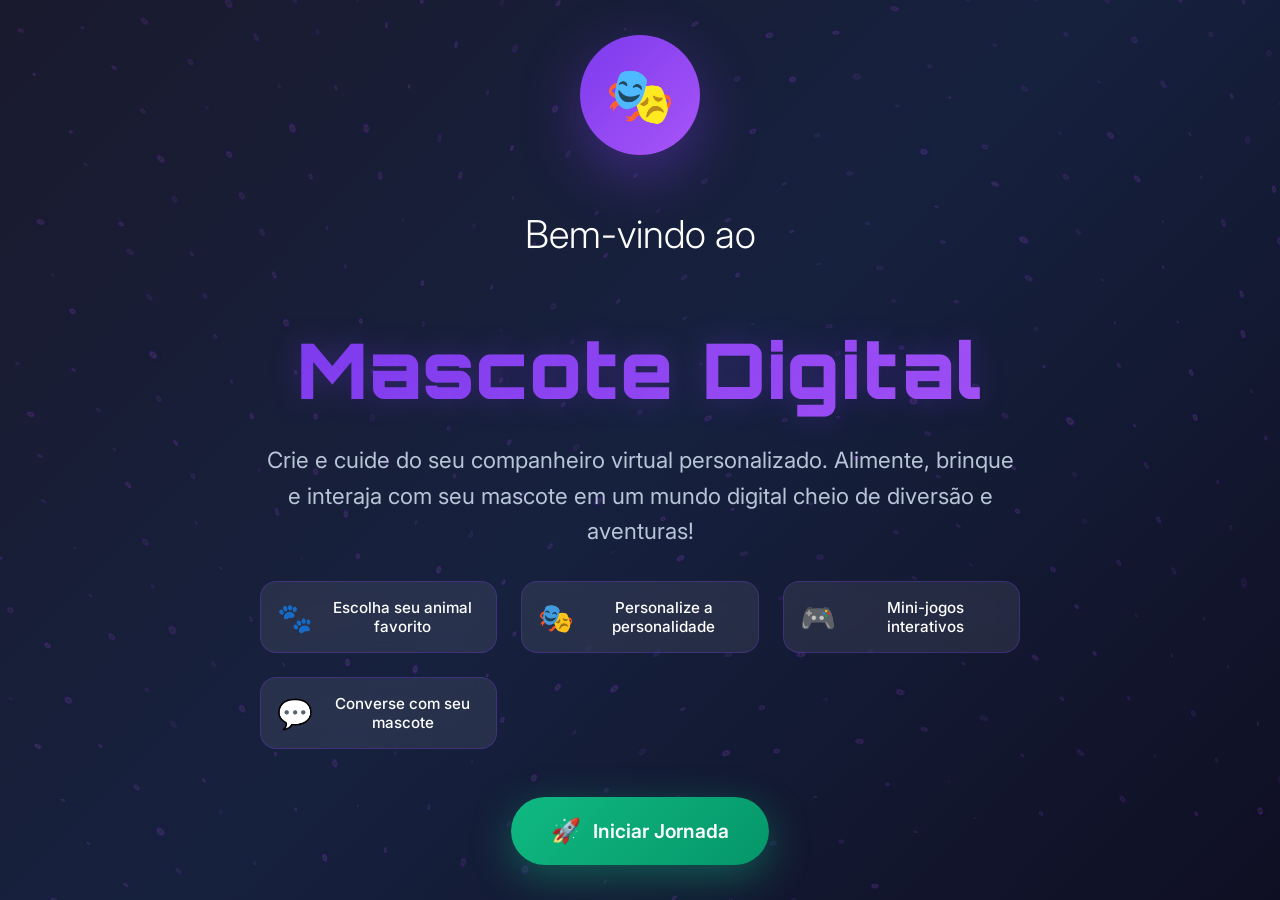
<file: index.html>
<!DOCTYPE html>
<html lang="pt-BR">
<head>
    <meta charset="UTF-8">
    <meta name="viewport" content="width=device-width, initial-scale=1.0">
    <link rel="stylesheet" href="index/index.css">
    <link href="https://fonts.googleapis.com/css2?family=Orbitron:wght@400;700;900&family=Inter:wght@300;400;500;600;700&display=swap" rel="stylesheet">
    <title>Mascote Digital</title>
</head>
<body>
    <canvas id="particles"></canvas>

    <!-- Hero Section -->
    <div id="heroSection">
        <div class="hero-content">
            <div class="logo-container">
                <span class="logo-icon">🎭</span>
            </div>
            <h1 id="mainTitle">Bem-vindo ao</h1>
            <h2 id="subtitle">Mascote Digital</h2>
            <p id="heroDescription">
                Crie e cuide do seu companheiro virtual personalizado. Alimente, brinque e interaja com seu mascote em um mundo digital cheio de diversão e aventuras!
            </p>
            <div class="features">
                <div class="feature">
                    <span class="feature-icon">🐾</span>
                    <span class="feature-text">Escolha seu animal favorito</span>
                </div>
                <div class="feature">
                    <span class="feature-icon">🎭</span>
                    <span class="feature-text">Personalize a personalidade</span>
                </div>
                <div class="feature">
                    <span class="feature-icon">🎮</span>
                    <span class="feature-text">Mini-jogos interativos</span>
                </div>
                <div class="feature">
                    <span class="feature-icon">💬</span>
                    <span class="feature-text">Converse com seu mascote</span>
                </div>
            </div>
            <button id="startButton" class="start-button">
                <span class="button-icon">🚀</span>
                <span class="button-text">Iniciar Jornada</span>
            </button>
        </div>
    </div>

    <script src="index/index.js"></script>
</body>
</html>
</file>
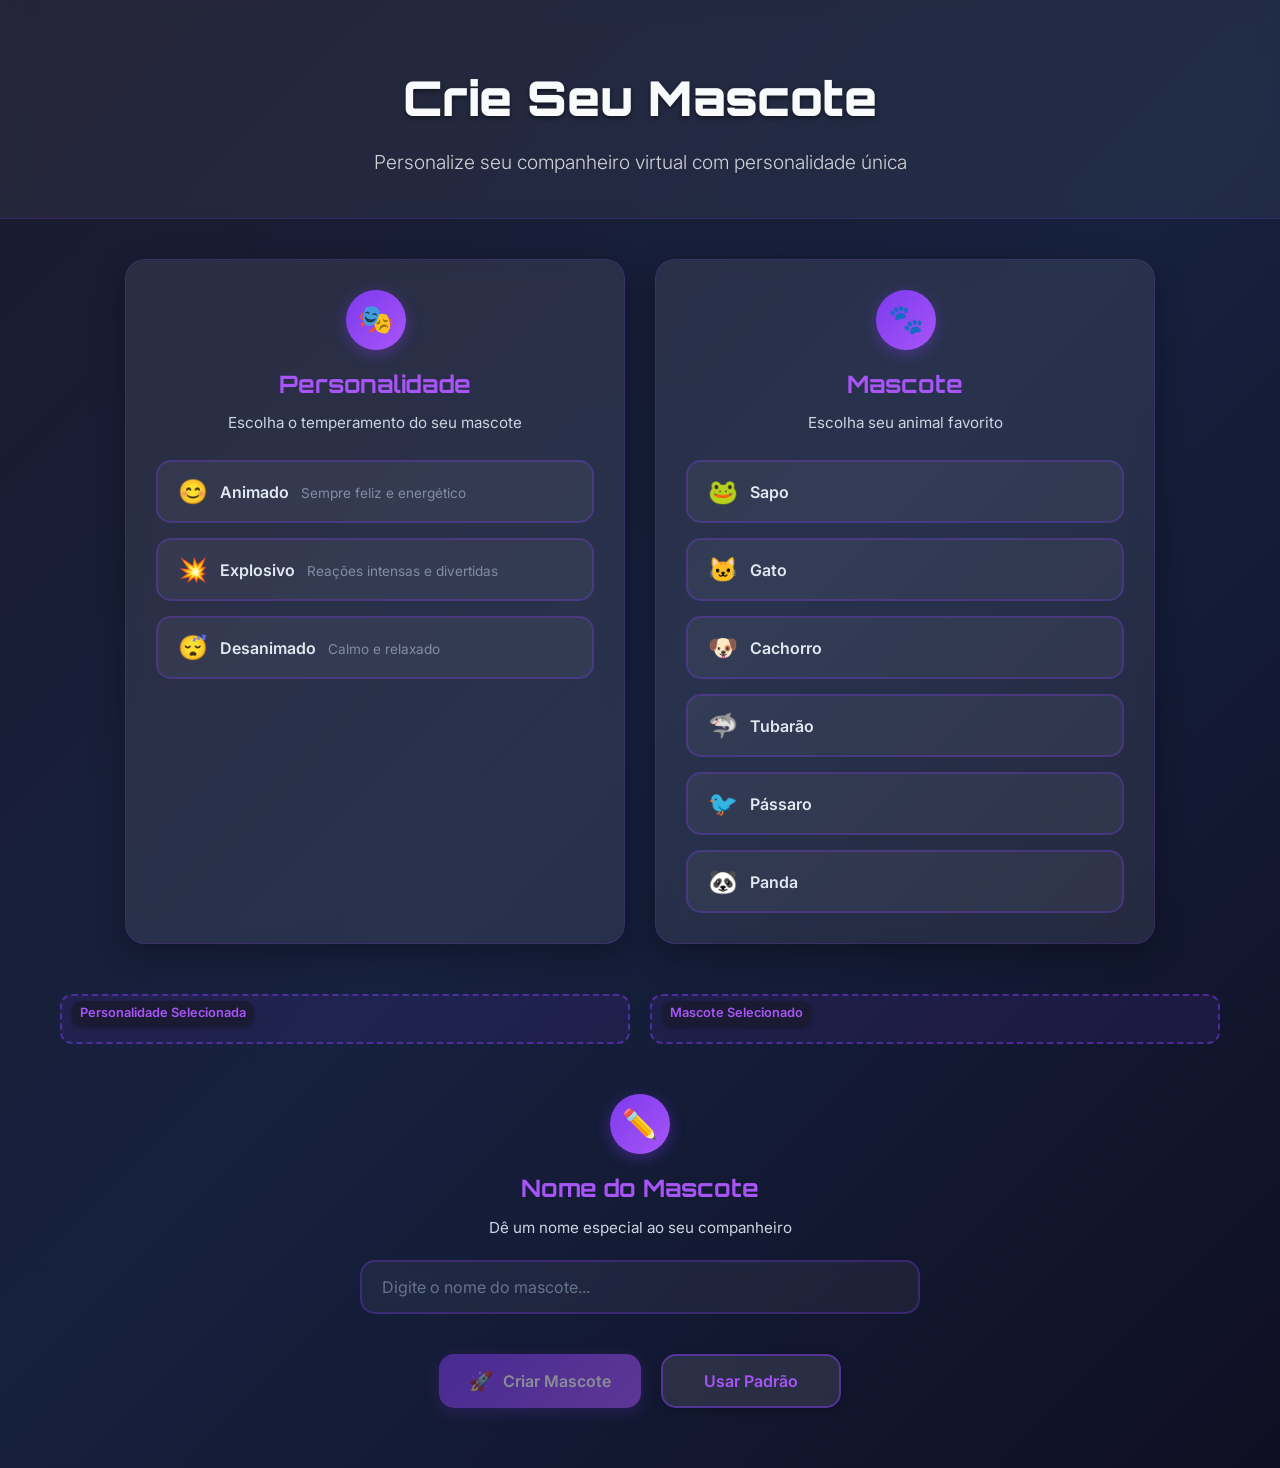
<file: home.html>
<!DOCTYPE html>
<html lang="pt-BR">
<head>
    <meta charset="UTF-8">
    <meta name="viewport" content="width=device-width, initial-scale=1.0">
    <link rel="stylesheet" href="home/home.css">
    <link href="https://fonts.googleapis.com/css2?family=Orbitron:wght@400;700;900&family=Inter:wght@300;400;500;600;700&display=swap" rel="stylesheet">
    <title>Configuração do Mascote</title>
</head>
<body>
    <div id="heroSection">
        <h1 id="mainTitle">Crie Seu Mascote</h1>
        <p id="subtitle">Personalize seu companheiro virtual com personalidade única</p>
    </div>

    <div id="configOptionsRow">
        <div class="configContainer" id="personalidadeContainer">
            <div class="containerHeader">
                <div class="iconWrapper">
                    <span class="sectionIcon">🎭</span>
                </div>
                <h2>Personalidade</h2>
                <p class="containerDescription">Escolha o temperamento do seu mascote</p>
            </div>
            <div id="personalidadeOptions">
                <button data-personalidade="Animado" class="optionButton">
                    <span class="emoji">😊</span>
                    <span class="optionText">Animado</span>
                    <span class="optionDesc">Sempre feliz e energético</span>
                </button>
                <button data-personalidade="Explosivo" class="optionButton">
                    <span class="emoji">💥</span>
                    <span class="optionText">Explosivo</span>
                    <span class="optionDesc">Reações intensas e divertidas</span>
                </button>
                <button data-personalidade="Desanimado" class="optionButton">
                    <span class="emoji">😴</span>
                    <span class="optionText">Desanimado</span>
                    <span class="optionDesc">Calmo e relaxado</span>
                </button>
            </div>
        </div>

        <div class="configContainer" id="animalContainer">
            <div class="containerHeader">
                <div class="iconWrapper" id="mascoteemoji">
                    <span class="sectionIcon">🐾</span>
                </div>
                <h2>Mascote</h2>
                <p class="containerDescription">Escolha seu animal favorito</p>
            </div>
            <div id="animalOptions">
                <button data-animal="Sapo" class="optionButton">
                    <span class="emoji">🐸</span>
                    <span class="optionText">Sapo</span>
                </button>
                <button data-animal="Gato" class="optionButton">
                    <span class="emoji">🐱</span>
                    <span class="optionText">Gato</span>
                </button>
                <button data-animal="Cachorro" class="optionButton">
                    <span class="emoji">🐶</span>
                    <span class="optionText">Cachorro</span>
                </button>
                <button data-animal="Tubarao" class="optionButton">
                    <span class="emoji">🦈</span>
                    <span class="optionText">Tubarão</span>
                </button>
                <button data-animal="Passaro" class="optionButton">
                    <span class="emoji">🐦</span>
                    <span class="optionText">Pássaro</span>
                </button>
                <button data-animal="Panda" class="optionButton">
                    <span class="emoji">🐼</span>
                    <span class="optionText">Panda</span>
                </button>
            </div>
        </div>
    </div>

    <div id="selectedButtonsArea">
        <div id="selectedPersonalidade" class="selectionSlot">
            <div class="slotLabel">Personalidade Selecionada</div>
        </div>
        <div id="selectedAnimal" class="selectionSlot">
            <div class="slotLabel">Mascote Selecionado</div>
        </div>
    </div>

    <div id="nameSection">
        <div class="containerHeader">
            <div class="nomeemoji">
                <span class="sectionIcon">✏️</span>
            </div>
            <h2>Nome do Mascote</h2>
            <p class="containerDescription">Dê um nome especial ao seu companheiro</p>
        </div>
        <input type="text" id="mascoteNome" placeholder="Digite o nome do mascote..." maxlength="20" />
    </div>

    <div id="actionSection">
        <button id="confirmConfig" class="primaryButton">
            <span class="buttonIcon">🚀</span>
            <span class="buttonText">Criar Mascote</span>
        </button>
        <button id="skipConfig" class="secondaryButton">
            <span class="buttonText">Usar Padrão</span>
        </button>
    </div>

    <script src="home/home.js"></script>
</body>
</html>
</file>
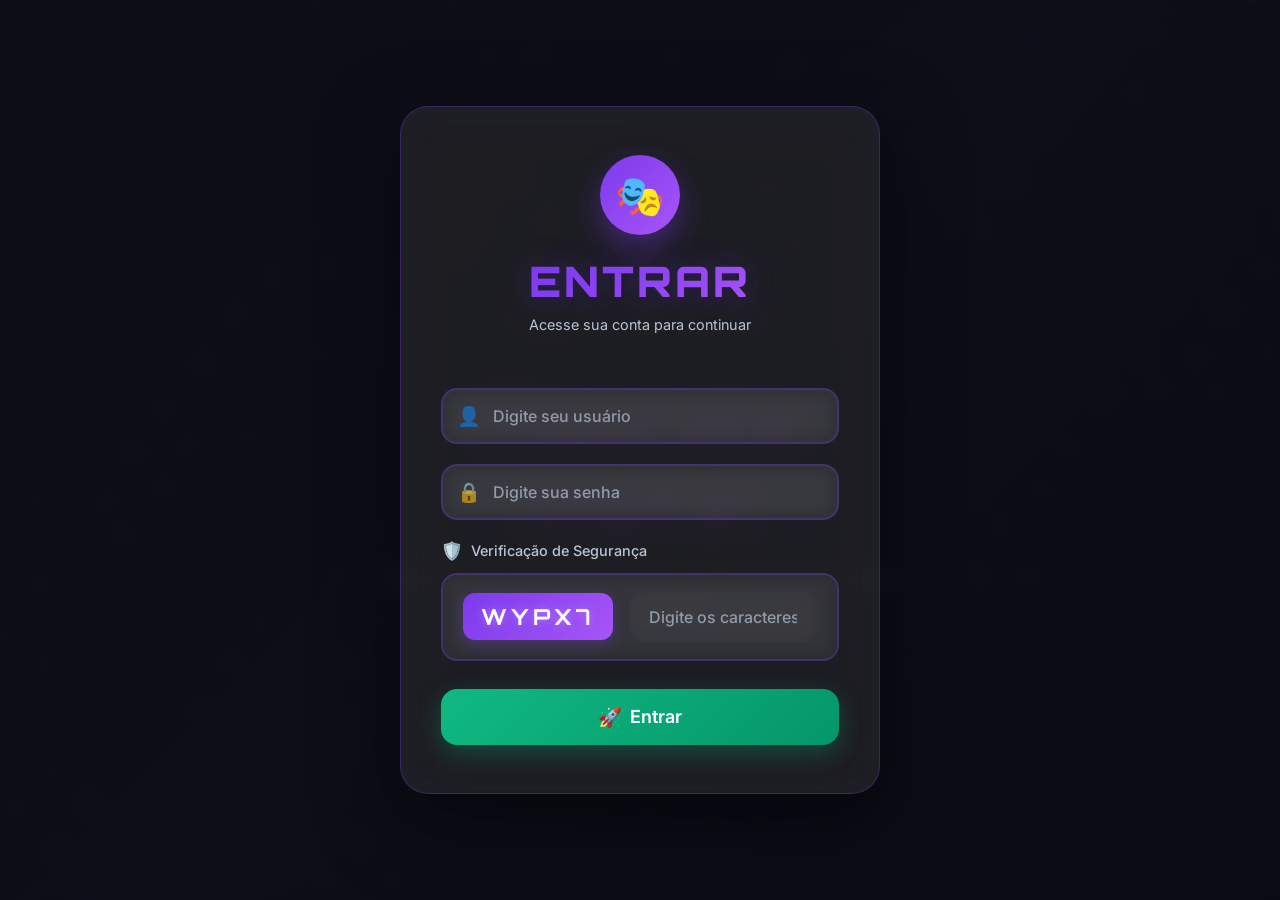
<file: login.html>
<!DOCTYPE html>
<html lang="pt-BR">
<head>
    <meta charset="UTF-8">
    <meta name="viewport" content="width=device-width, initial-scale=1.0">
    <link rel="stylesheet" href="login/login.css">
    <link href="https://fonts.googleapis.com/css2?family=Inter:wght@300;400;500;600;700&family=Orbitron:wght@400;700;900&display=swap" rel="stylesheet">
    <title>Login - Mascote Digital</title>
</head>
<body>
  <canvas id="particles"></canvas>

  <!-- Hero Section -->
  <div id="heroSection">
    <div class="hero-content">
      <h1 id="mainTitle">Bem-vindo ao</h1>
      <h2 id="subtitle">Mascote Digital</h2>
      <p id="heroDescription">Entre em sua conta para acessar seu companheiro virtual personalizado</p>
    </div>
  </div>

  <div id="loginScreen">
    <div class="login-container">
      <div class="login-header">
        <div class="logo-container">
          <span class="logo-icon">🎭</span>
        </div>
        <h1>Entrar</h1>
        <p class="login-subtitle">Acesse sua conta para continuar</p>
      </div>

      <form class="login-form">
        <div class="input-group">
          <div class="input-icon">
            <span class="icon">👤</span>
          </div>
          <input type="text" id="username" placeholder="Digite seu usuário" required />
        </div>

        <div class="input-group">
          <div class="input-icon">
            <span class="icon">🔒</span>
          </div>
          <input type="password" id="password" placeholder="Digite sua senha" required />
        </div>

        <div class="captcha-section">
          <div class="captcha-header">
            <span class="captcha-icon">🛡️</span>
            <span class="captcha-label">Verificação de Segurança</span>
          </div>
          <div class="captcha">
            <span id="captchaText"></span>
            <input type="text" id="captchaInput" placeholder="Digite os caracteres" required />
          </div>
        </div>

        <div class="form-actions">
          <button type="submit" id="loginButton">
            <span class="button-icon">🚀</span>
            <span class="button-text">Entrar</span>
          </button>
        </div>
      </form>
    </div>
  </div>

  <!-- Notification container -->
  <div id="notificationContainer"></div>

  <script src="login/login.js"></script>
</body>
</html>
</file>
<file: index/index.css>
:root{
  --bg: linear-gradient(135deg, #1a1a2e 0%, #16213e 50%, #0f0f23 100%);
  --accent: #7c3aed;
  --accent-contrast: #0b0b0f;
  --muted: #9ca3af;
  --surface: rgba(255, 255, 255, 0.08);
  --primary-gradient: linear-gradient(135deg, #7c3aed, #a855f7);
  --secondary-gradient: linear-gradient(135deg, #f093fb 0%, #f5576c 100%);
  --success-gradient: linear-gradient(135deg, #10b981, #059669);
  --text-primary: #ffffff;
  --text-secondary: #b8c5d6;
  --border-color: rgba(124, 58, 237, 0.3);
}

*{box-sizing:border-box}
html,body{height:100%;margin:0;padding:0}

body{
  background: var(--bg);
  color: var(--text-primary);
  font-family: 'Inter', sans-serif;
  -webkit-font-smoothing: antialiased;
  overflow: hidden;
  position: relative;
}

#particles{
  position:fixed;
  top:0;
  left:0;
  width:100vw;
  height:100vh;
  z-index:-1;
  display:block;
  pointer-events: none;
}

/* Hero Section */
#heroSection {
  position: absolute;
  top: 0;
  left: 0;
  width: 100%;
  height: 100vh;
  display: flex;
  align-items: center;
  justify-content: center;
  z-index: 1;
}

.hero-content {
  text-align: center;
  color: var(--text-primary);
  max-width: 800px;
  padding: 0 20px;
  animation: fadeInUp 1s ease-out;
}

.logo-container {
  display: inline-flex;
  align-items: center;
  justify-content: center;
  width: 120px;
  height: 120px;
  background: var(--primary-gradient);
  border-radius: 50%;
  margin-bottom: 30px;
  box-shadow: 0 20px 60px rgba(124, 58, 237, 0.4);
  animation: bounceIn 1.2s ease-out;
}

.logo-icon {
  font-size: 3.5rem;
  filter: brightness(1.2);
  animation: pulse 2s infinite;
}

#mainTitle {
  font-size: clamp(1.5rem, 3vw, 2.5rem);
  font-weight: 300;
  margin-bottom: 0.5rem;
  opacity: 0.8;
  animation: fadeInUp 1s ease-out 0.2s both;
}

#subtitle {
  font-family: 'Orbitron', monospace;
  font-size: clamp(3rem, 6vw, 5rem);
  font-weight: 900;
  background: var(--primary-gradient);
  -webkit-background-clip: text;
  -webkit-text-fill-color: transparent;
  background-clip: text;
  margin-bottom: 1.5rem;
  text-shadow: 0 0 30px rgba(124, 58, 237, 0.3);
  letter-spacing: 2px;
  animation: fadeInUp 1s ease-out 0.4s both;
}

#heroDescription {
  font-size: clamp(1.1rem, 2.2vw, 1.4rem);
  color: var(--text-secondary);
  font-weight: 400;
  line-height: 1.6;
  opacity: 0.9;
  margin-bottom: 2rem;
  animation: fadeInUp 1s ease-out 0.6s both;
}

.features {
  display: grid;
  grid-template-columns: repeat(auto-fit, minmax(200px, 1fr));
  gap: 1.5rem;
  margin-bottom: 3rem;
  animation: fadeInUp 1s ease-out 0.8s both;
}

.feature {
  display: flex;
  align-items: center;
  justify-content: center;
  gap: 12px;
  padding: 1rem;
  background: var(--surface);
  border-radius: 16px;
  border: 1px solid var(--border-color);
  backdrop-filter: blur(10px);
  transition: all 0.3s ease;
}

.feature:hover {
  transform: translateY(-5px);
  box-shadow: 0 15px 35px rgba(124, 58, 237, 0.2);
}

.feature-icon {
  font-size: 1.8rem;
}

.feature-text {
  font-size: 0.95rem;
  font-weight: 500;
  color: var(--text-primary);
}

.start-button {
  display: inline-flex;
  align-items: center;
  justify-content: center;
  gap: 12px;
  padding: 1.2rem 2.5rem;
  border-radius: 50px;
  border: none;
  cursor: pointer;
  background: var(--success-gradient);
  color: white;
  box-shadow: 0 12px 40px rgba(16, 185, 129, 0.4);
  font-weight: 600;
  font-size: 1.2rem;
  font-family: 'Inter', sans-serif;
  transition: all 0.3s ease;
  position: relative;
  overflow: hidden;
  animation: fadeInUp 1s ease-out 1s both;
}

.start-button::before {
  content: '';
  position: absolute;
  top: 0;
  left: -100%;
  width: 100%;
  height: 100%;
  background: linear-gradient(90deg, transparent, rgba(255, 255, 255, 0.2), transparent);
  transition: left 0.5s ease;
}

.start-button:hover::before {
  left: 100%;
}

.start-button:hover {
  transform: translateY(-3px);
  box-shadow: 0 20px 60px rgba(16, 185, 129, 0.5);
}

.start-button:active {
  transform: translateY(0);
}

.button-icon {
  font-size: 1.5rem;
}

.button-text {
  font-weight: 600;
}

/* Animations */
@keyframes fadeInUp {
  from {
    opacity: 0;
    transform: translateY(30px);
  }
  to {
    opacity: 1;
    transform: translateY(0);
  }
}

@keyframes bounceIn {
  0% {
    opacity: 0;
    transform: scale(0.3);
  }
  50% {
    opacity: 1;
    transform: scale(1.05);
  }
  70% {
    transform: scale(0.9);
  }
  100% {
    opacity: 1;
    transform: scale(1);
  }
}

@keyframes pulse {
  0%, 100% {
    transform: scale(1);
  }
  50% {
    transform: scale(1.1);
  }
}

/* Responsive */
@media (max-width: 768px) {
  .hero-content {
    max-width: 600px;
  }

  .features {
    grid-template-columns: 1fr;
    gap: 1rem;
  }

  .feature {
    padding: 0.8rem;
  }

  .start-button {
    padding: 1rem 2rem;
    font-size: 1.1rem;
  }
}

@media (max-width: 480px) {
  .hero-content {
    max-width: 400px;
    padding: 0 15px;
  }

  #subtitle {
    font-size: clamp(2.5rem, 8vw, 4rem);
  }

  #heroDescription {
    font-size: clamp(1rem, 4vw, 1.2rem);
  }

  .features {
    margin-bottom: 2rem;
  }

  .start-button {
    padding: 0.9rem 1.8rem;
    font-size: 1rem;
  }
}
</file>
<file: home/home.css>
/* Reset and Global Styles */
* {
  margin: 0;
  padding: 0;
  box-sizing: border-box;
}

body {
  font-family: 'Inter', sans-serif;
  background: linear-gradient(135deg, #1a1a2e 0%, #16213e 50%, #0f0f23 100%);
  min-height: 100vh;
  color: #e2e8f0;
  line-height: 1.6;
}

/* Hero Section */
#heroSection {
  text-align: center;
  padding: 60px 20px 40px;
  background: rgba(255, 255, 255, 0.05);
  backdrop-filter: blur(10px);
  margin-bottom: 40px;
  border-bottom: 1px solid rgba(124, 58, 237, 0.2);
}

#mainTitle {
  font-family: 'Orbitron', monospace;
  font-size: 3rem;
  font-weight: 900;
  color: #f8fafc;
  margin-bottom: 10px;
  text-shadow: 0 2px 4px rgba(0, 0, 0, 0.5);
}

#subtitle {
  font-size: 1.2rem;
  color: rgba(255, 255, 255, 0.8);
  font-weight: 300;
  max-width: 600px;
  margin: 0 auto;
}

/* Config Options Row */
#configOptionsRow {
  display: flex;
  flex-wrap: wrap;
  gap: 30px;
  max-width: 1200px;
  margin: 0 auto 40px;
  padding: 0 20px;
  justify-content: center;
}

.configContainer {
  background: rgba(255, 255, 255, 0.08);
  border: 1px solid rgba(124, 58, 237, 0.2);
  border-radius: 20px;
  padding: 30px;
  box-shadow: 0 10px 30px rgba(0, 0, 0, 0.3);
  flex: 1;
  min-width: 300px;
  max-width: 500px;
  transition: transform 0.3s ease, box-shadow 0.3s ease, border-color 0.3s ease;
  backdrop-filter: blur(10px);
}

.configContainer:hover {
  transform: translateY(-5px);
  box-shadow: 0 15px 40px rgba(0, 0, 0, 0.4);
  border-color: rgba(124, 58, 237, 0.4);
}

/* Container Headers */
.containerHeader {
  text-align: center;
  margin-bottom: 25px;
}

.iconWrapper {
  display: inline-block;
  width: 60px;
  height: 60px;
  background: linear-gradient(135deg, #7c3aed, #a855f7);
  border-radius: 50%;
  display: flex;
  align-items: center;
  justify-content: center;
  margin-bottom: 15px;
  box-shadow: 0 4px 15px rgba(124, 58, 237, 0.4);
  margin-left: 190px;
}
.nomeemoji {
  display: inline-block;
  width: 60px;
  height: 60px;
  background: linear-gradient(135deg, #7c3aed, #a855f7);
  border-radius: 50%;
  display: flex;
  align-items: center;
  justify-content: center;
  margin-bottom: 15px;
  box-shadow: 0 4px 15px rgba(124, 58, 237, 0.4);
  margin-left: 250px;
}
.sectionIcon {
  font-size: 1.8rem;
}

.containerHeader h2 {
  font-family: 'Orbitron', monospace;
  font-size: 1.5rem;
  font-weight: 700;
  color: #a855f7;
  margin-bottom: 8px;
}

.containerDescription {
  color: #cbd5e1;
  font-size: 0.95rem;
  font-weight: 400;
}

/* Option Buttons */
#personalidadeOptions, #animalOptions {
  display: grid;
  gap: 15px;
}

.optionButton {
  display: flex;
  align-items: center;
  gap: 12px;
  padding: 15px 20px;
  background: rgba(255, 255, 255, 0.05);
  border: 2px solid rgba(124, 58, 237, 0.3);
  border-radius: 15px;
  cursor: pointer;
  transition: all 0.3s ease;
  text-align: left;
  font-family: 'Inter', sans-serif;
  color: #e2e8f0;
}

.optionButton:hover {
  background: rgba(124, 58, 237, 0.1);
  border-color: #7c3aed;
  transform: translateY(-2px);
  box-shadow: 0 4px 15px rgba(124, 58, 237, 0.3);
}

.optionButton.selected {
  background: linear-gradient(135deg, #7c3aed, #a855f7);
  color: white;
  border-color: #7c3aed;
  box-shadow: 0 4px 15px rgba(124, 58, 237, 0.5);
}

.emoji {
  font-size: 1.5rem;
  flex-shrink: 0;
}

.optionText {
  font-weight: 600;
  font-size: 1rem;
}

.optionDesc {
  font-size: 0.85rem;
  opacity: 0.8;
  margin-top: 2px;
  color: #94a3b8;
}

.optionButton.selected .optionDesc {
  opacity: 0.9;
  color: rgba(255, 255, 255, 0.9);
}

/* Selected Buttons Area */
#selectedButtonsArea {
  max-width: 1200px;
  margin: 0 auto 40px;
  padding: 0 20px;
  display: flex;
  flex-wrap: wrap;
  gap: 20px;
  justify-content: center;
}

.selectionSlot {
  min-height: 50px;
  border: 2px dashed rgba(124, 58, 237, 0.5);
  border-radius: 12px;
  padding: 10px;
  margin: 10px 0;
  display: flex;
  align-items: center;
  justify-content: center;
  background-color: rgba(124, 58, 237, 0.1);
  transition: background-color 0.3s ease, border-color 0.3s ease;
  flex: 1;
  min-width: 250px;
  position: relative;
}

.selectionSlot.has-selection {
  border-style: solid;
  background-color: rgba(124, 58, 237, 0.2);
  border-color: rgba(124, 58, 237, 0.7);
}

.slotLabel {
  font-weight: 600;
  color: #a855f7;
  user-select: none;
  position: absolute;
  top: 5px;
  left: 10px;
  font-size: 0.8rem;
  background: rgba(26, 26, 46, 0.8);
  padding: 2px 8px;
  border-radius: 10px;
  box-shadow: 0 2px 4px rgba(0, 0, 0, 0.3);
  backdrop-filter: blur(5px);
}

.selectionSlot.has-selection .slotLabel {
  background: rgba(124, 58, 237, 0.2);
}

.selected-button {
  display: inline-block;
  margin: 5px;
  padding: 8px 12px;
  border-radius: 12px;
  background-color: #7c3aed;
  color: white;
  font-weight: 700;
  cursor: default;
  user-select: none;
  box-shadow: 0 0 10px rgba(124, 58, 237, 0.6);
  transition: transform 0.3s ease;
  font-size: 0.9rem;
}

.selected-button:hover {
  transform: scale(1.05);
}

/* Name Section */
#nameSection {
  max-width: 600px;
  margin: 0 auto 40px;
  padding: 0 20px;
}

#nameSection .containerHeader {
  margin-bottom: 20px;
}

#mascoteNome {
  width: 100%;
  padding: 15px 20px;
  border: 2px solid rgba(124, 58, 237, 0.3);
  border-radius: 15px;
  font-size: 1rem;
  font-family: 'Inter', sans-serif;
  transition: border-color 0.3s ease, box-shadow 0.3s ease;
  outline: none;
  background: rgba(255, 255, 255, 0.05);
  color: #e2e8f0;
  backdrop-filter: blur(5px);
}

#mascoteNome:focus {
  border-color: #7c3aed;
  box-shadow: 0 0 0 3px rgba(124, 58, 237, 0.2);
  background: rgba(255, 255, 255, 0.08);
}

#mascoteNome::placeholder {
  color: #64748b;
}

/* Action Section */
#actionSection {
  text-align: center;
  padding: 0 20px 60px;
  display: flex;
  flex-wrap: wrap;
  gap: 20px;
  justify-content: center;
}

.primaryButton, .secondaryButton {
  padding: 15px 30px;
  border-radius: 15px;
  font-size: 1rem;
  font-weight: 600;
  font-family: 'Inter', sans-serif;
  cursor: pointer;
  transition: all 0.3s ease;
  display: inline-flex;
  align-items: center;
  gap: 10px;
  border: none;
  outline: none;
  min-width: 180px;
  justify-content: center;
}

.primaryButton {
  background: linear-gradient(135deg, #7c3aed, #a855f7);
  color: white;
  box-shadow: 0 4px 15px rgba(124, 58, 237, 0.4);
}

.primaryButton:hover {
  transform: translateY(-2px);
  box-shadow: 0 6px 20px rgba(124, 58, 237, 0.6);
}

.primaryButton:not(.visible) {
  opacity: 0.5;
  pointer-events: none;
}

.secondaryButton {
  background: rgba(255, 255, 255, 0.1);
  color: #a855f7;
  border: 2px solid rgba(124, 58, 237, 0.5);
  box-shadow: 0 2px 10px rgba(0, 0, 0, 0.2);
  backdrop-filter: blur(5px);
}

.secondaryButton:hover {
  background: rgba(124, 58, 237, 0.2);
  color: white;
  border-color: #7c3aed;
  transform: translateY(-2px);
  box-shadow: 0 4px 15px rgba(124, 58, 237, 0.4);
}

.buttonIcon {
  font-size: 1.2rem;
}

.buttonText {
  font-weight: 600;
}

/* Notifications */
.notification {
  position: fixed;
  top: 20px;
  right: 20px;
  padding: 15px 25px;
  border-radius: 15px;
  color: white;
  font-weight: 500;
  font-family: 'Inter', sans-serif;
  box-shadow: 0 4px 15px rgba(0, 0, 0, 0.3);
  z-index: 1000;
  transform: translateX(100%);
  transition: transform 0.3s ease;
  max-width: 400px;
  backdrop-filter: blur(10px);
}

.notification.show {
  transform: translateX(0);
}

.notification.success {
  background: linear-gradient(135deg, #10b981, #059669);
}

.notification.error {
  background: linear-gradient(135deg, #ef4444, #dc2626);
}

.notification.info {
  background: linear-gradient(135deg, #3b82f6, #2563eb);
}

/* Responsive Design */
@media (max-width: 768px) {
  #mainTitle {
    font-size: 2.2rem;
  }

  #subtitle {
    font-size: 1rem;
  }

  #configOptionsRow {
    flex-direction: column;
    align-items: center;
  }

  .configContainer {
    max-width: 100%;
    padding: 20px;
  }

  #selectedButtonsArea {
    flex-direction: column;
    align-items: center;
  }

  .selectionSlot {
    min-width: 100%;
    max-width: 400px;
  }

  #actionSection {
    flex-direction: column;
    align-items: center;
  }

  .primaryButton, .secondaryButton {
    width: 100%;
    max-width: 300px;
  }

  .notification {
    left: 20px;
    right: 20px;
    max-width: none;
  }
}

@media (max-width: 480px) {
  #heroSection {
    padding: 40px 20px 30px;
  }

  #mainTitle {
    font-size: 1.8rem;
  }

  .configContainer {
    padding: 15px;
  }

  .optionButton {
    padding: 12px 15px;
    flex-direction: column;
    text-align: center;
    gap: 8px;
  }

  .optionDesc {
    margin-top: 0;
  }
}
</file>
<file: login/login.css>
:root{
  --bg: linear-gradient(135deg, #1a1a2e 0%, #16213e 50%, #0f0f23 100%);
  --accent: #7c3aed;
  --accent-contrast: #0b0b0f;
  --muted: #9ca3af;
  --surface: rgba(255, 255, 255, 0.08);
  --primary-gradient: linear-gradient(135deg, #7c3aed, #a855f7);
  --secondary-gradient: linear-gradient(135deg, #f093fb 0%, #f5576c 100%);
  --success-gradient: linear-gradient(135deg, #10b981, #059669);
  --text-primary: #ffffff;
  --text-secondary: #b8c5d6;
  --border-color: rgba(124, 58, 237, 0.3);
}

*{box-sizing:border-box}
html,body{height:100%;margin:0;padding:0}

body{
  background: var(--bg);
  color: var(--text-primary);
  font-family: 'Inter', sans-serif;
  -webkit-font-smoothing: antialiased;
  overflow: hidden;
  position: relative;
}

.hidden{display:none!important}
.screen{position:relative;width:100%;height:100%;display:flex;align-items:center;justify-content:center}

#particles{
  position:fixed;
  top:0;
  left:0;
  width:100vw;
  height:100vh;
  z-index:-1;
  display:block;
  pointer-events: none;
}

#loginScreen {
  position: fixed;
  top: 0;
  left: 0;
  width: 100vw;
  height: 100vh;
  display: flex;
  align-items: center;
  justify-content: center;
  background: rgba(11,11,15,0.8);
  backdrop-filter: blur(10px);
  z-index: 10;
}

/* Hero Section */
#heroSection {
  position: absolute;
  top: 0;
  left: 0;
  width: 100%;
  height: 100vh;
  display: flex;
  align-items: center;
  justify-content: center;
  z-index: 1;
  pointer-events: none;
}

.hero-content {
  text-align: center;
  color: var(--text-primary);
  max-width: 600px;
  padding: 0 20px;
}

#mainTitle {
  font-size: clamp(1.5rem, 3vw, 2.5rem);
  font-weight: 300;
  margin-bottom: 0.5rem;
  opacity: 0.8;
}

#subtitle {
  font-family: 'Orbitron', monospace;
  font-size: clamp(2.5rem, 5vw, 4rem);
  font-weight: 900;
  background: var(--primary-gradient);
  -webkit-background-clip: text;
  -webkit-text-fill-color: transparent;
  background-clip: text;
  margin-bottom: 1rem;
  text-shadow: 0 0 30px rgba(124, 58, 237, 0.3);
  letter-spacing: 2px;
}

#heroDescription {
  font-size: clamp(1rem, 2vw, 1.2rem);
  color: var(--text-secondary);
  font-weight: 400;
  line-height: 1.6;
  opacity: 0.9;
}

.login-container {
  display: flex;
  flex-direction: column;
  align-items: center;
  justify-content: center;
  gap: 24px;
  background: var(--surface);
  padding: 48px 40px;
  border-radius: 28px;
  border: 1px solid var(--border-color);
  box-shadow: 0 25px 80px rgba(0, 0, 0, 0.5);
  min-width: 420px;
  max-width: 480px;
  animation: fadeInUp 0.8s ease-out;
  backdrop-filter: blur(25px);
  position: relative;
  z-index: 20;
}

.login-header {
  text-align: center;
  margin-bottom: 8px;
}

.logo-container {
  display: inline-flex;
  align-items: center;
  justify-content: center;
  width: 80px;
  height: 80px;
  background: var(--primary-gradient);
  border-radius: 50%;
  margin-bottom: 20px;
  box-shadow: 0 12px 30px rgba(124, 58, 237, 0.4);
}

.logo-icon {
  font-size: 2.5rem;
  filter: brightness(1.2);
}

.login-container h1 {
  margin: 0 0 8px;
  font-size: 32px;
  letter-spacing: 1px;
  font-family: 'Orbitron', monospace;
  font-weight: 700;
  color: var(--text-primary);
  text-transform: uppercase;
}

.login-subtitle {
  color: var(--text-secondary);
  font-size: 0.95rem;
  font-weight: 400;
  margin: 0;
  line-height: 1.4;
}

.login-container h1 {
  margin: 0 0 8px;
  font-size: 42px;
  letter-spacing: 3px;
  font-family: 'Orbitron', monospace;
  font-weight: 900;
  background: var(--primary-gradient);
  -webkit-background-clip: text;
  -webkit-text-fill-color: transparent;
  background-clip: text;
  text-shadow: 0 0 30px rgba(124, 58, 237, 0.3);
  text-transform: uppercase;
  text-align: center;
}

.login-subtitle {
  color: var(--text-secondary);
  font-size: 0.9rem;
  font-weight: 400;
  text-align: center;
  margin-bottom: 20px;
  line-height: 1.4;
}

.login-container input {
  width: 100%;
  margin: 0;
  padding: 16px 20px;
  border-radius: 16px;
  border: 2px solid var(--border-color);
  background: rgba(255, 255, 255, 0.05);
  color: var(--text-primary);
  outline: none;
  font-size: 16px;
  font-family: 'Inter', sans-serif;
  font-weight: 500;
  transition: all 0.3s ease;
  backdrop-filter: blur(10px);
}

.login-container input:focus {
  border-color: #7c3aed;
  box-shadow: 0 0 0 3px rgba(124, 58, 237, 0.2);
  background: rgba(255, 255, 255, 0.08);
}

.login-container input::placeholder {
  color: var(--text-secondary);
  opacity: 0.7;
}

.login-container .captcha {
  display: flex;
  align-items: center;
  gap: 16px;
  width: 100%;
  padding: 16px 20px;
  background: rgba(255, 255, 255, 0.03);
  border-radius: 16px;
  border: 2px solid var(--border-color);
  backdrop-filter: blur(10px);
}

.login-container #captchaText {
  background: var(--primary-gradient);
  color: white;
  font-weight: bold;
  font-size: 22px;
  padding: 10px 18px;
  border-radius: 12px;
  letter-spacing: 4px;
  user-select: none;
  font-family: 'Orbitron', monospace;
  text-shadow: 0 0 10px rgba(255, 255, 255, 0.3);
  box-shadow: 0 4px 15px rgba(124, 58, 237, 0.3);
}

.login-container #captchaInput {
  flex: 1;
  border: none;
  background: transparent;
  color: var(--text-primary);
  outline: none;
  font-size: 16px;
  font-family: 'Inter', sans-serif;
  font-weight: 500;
}

.login-container #captchaInput::placeholder {
  color: var(--text-secondary);
  opacity: 0.7;
}

.login-container button {
  width: 100%;
  margin-top: 8px;
  padding: 16px 0;
  border-radius: 16px;
  border: none;
  cursor: pointer;
  background: var(--success-gradient);
  color: white;
  box-shadow: 0 8px 25px rgba(16, 185, 129, 0.3);
  font-weight: 600;
  font-size: 18px;
  font-family: 'Inter', sans-serif;
  transition: all 0.3s ease;
  position: relative;
  overflow: hidden;
}

.login-container button::before {
  content: '';
  position: absolute;
  top: 0;
  left: -100%;
  width: 100%;
  height: 100%;
  background: linear-gradient(90deg, transparent, rgba(255, 255, 255, 0.2), transparent);
  transition: left 0.5s ease;
}

.login-container button:hover::before {
  left: 100%;
}

.login-container button:hover {
  transform: translateY(-2px);
  box-shadow: 0 12px 35px rgba(16, 185, 129, 0.4);
}

.login-container button:active {
  transform: translateY(0);
}

/* Form Styles */
.login-form {
  width: 100%;
  display: flex;
  flex-direction: column;
  gap: 20px;
}

.input-group {
  position: relative;
  width: 100%;
}

.input-icon {
  position: absolute;
  left: 16px;
  top: 50%;
  transform: translateY(-50%);
  z-index: 2;
  pointer-events: none;
}

.input-icon .icon {
  font-size: 1.2rem;
  opacity: 0.7;
}

.input-group input {
  padding-left: 50px;
}

.captcha-section {
  width: 100%;
  display: flex;
  flex-direction: column;
  gap: 12px;
}

.captcha-header {
  display: flex;
  align-items: center;
  gap: 8px;
  font-size: 0.9rem;
  color: var(--text-secondary);
  font-weight: 500;
}

.captcha-icon {
  font-size: 1.1rem;
}

.captcha-label {
  font-family: 'Inter', sans-serif;
}

.form-actions {
  width: 100%;
  display: flex;
  flex-direction: column;
  gap: 16px;
}

#loginButton {
  display: flex;
  align-items: center;
  justify-content: center;
  gap: 8px;
}

.button-icon {
  font-size: 1.2rem;
}

.button-text {
  font-weight: 600;
}

.additional-options {
  display: flex;
  justify-content: space-between;
  gap: 12px;
}

.link-button {
  background: none;
  border: none;
  color: var(--text-secondary);
  font-size: 0.85rem;
  font-family: 'Inter', sans-serif;
  font-weight: 500;
  cursor: pointer;
  padding: 4px 8px;
  border-radius: 8px;
  transition: all 0.3s ease;
  text-decoration: underline;
  text-underline-offset: 2px;
}

.link-button:hover {
  color: #7c3aed;
  background: rgba(124, 58, 237, 0.1);
  text-decoration: none;
}

.login-footer {
  text-align: center;
  margin-top: 8px;
}

.login-footer p {
  color: var(--text-secondary);
  font-size: 0.85rem;
  margin: 0;
}

.login-footer a {
  color: #7c3aed;
  text-decoration: none;
  font-weight: 500;
  transition: color 0.3s ease;
}

.login-footer a:hover {
  color: #a855f7;
  text-decoration: underline;
}

/* Notification Styles */
#notificationContainer {
  position: fixed;
  top: 20px;
  right: 20px;
  z-index: 1000;
  pointer-events: none;
}

.notification {
  background: var(--success-gradient);
  color: white;
  padding: 12px 20px;
  border-radius: 12px;
  font-size: 0.9rem;
  font-weight: 500;
  font-family: 'Inter', sans-serif;
  box-shadow: 0 8px 25px rgba(0, 0, 0, 0.3);
  margin-bottom: 10px;
  backdrop-filter: blur(10px);
  animation: slideInRight 0.3s ease-out;
  pointer-events: auto;
}

.notification.error {
  background: var(--secondary-gradient);
}

.notification.info {
  background: var(--primary-gradient);
}

@keyframes slideInRight {
  from {
    opacity: 0;
    transform: translateX(100%);
  }
  to {
    opacity: 1;
    transform: translateX(0);
  }
}

/* Animations */
@keyframes fadeInUp {
  from {
    opacity: 0;
    transform: translateY(30px);
  }
  to {
    opacity: 1;
    transform: translateY(0);
  }
}

/* Responsive */
@media (max-width: 768px) {
  .login-container {
    min-width: 320px;
    max-width: 380px;
    padding: 32px 24px;
    margin: 20px;
  }

  .login-container h1 {
    font-size: 36px;
  }

  .login-container input {
    font-size: 16px;
    padding: 14px 18px;
  }

  .login-container .captcha {
    padding: 14px 18px;
    gap: 12px;
  }

  .login-container #captchaText {
    font-size: 20px;
    padding: 8px 14px;
  }

  .login-container button {
    font-size: 16px;
    padding: 14px 0;
  }
}

@media (max-width: 480px) {
  .login-container {
    min-width: 280px;
    padding: 24px 20px;
  }

  .login-container h1 {
    font-size: 28px;
    letter-spacing: 2px;
  }

  .login-container input {
    font-size: 16px;
    padding: 12px 16px;
  }

  .login-container .captcha {
    flex-direction: column;
    gap: 12px;
    text-align: center;
  }

  .login-container #captchaText {
    font-size: 18px;
    padding: 8px 12px;
  }

  .login-container button {
    font-size: 16px;
    padding: 12px 0;
  }
}
</file>
